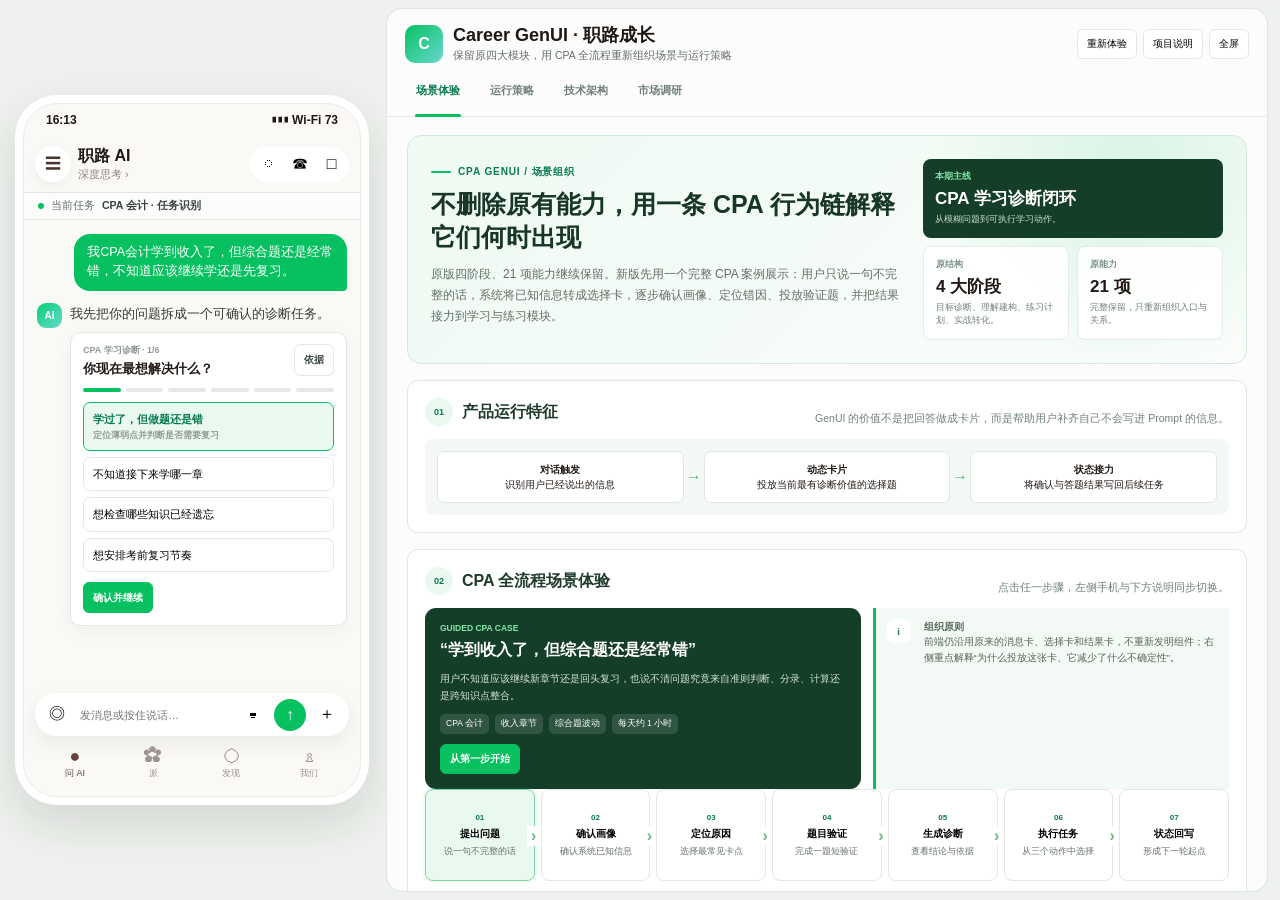
<file: demo/cpa-organized-v3.html>
<!doctype html><html lang="zh-CN"><head><meta charset="utf-8"><meta name="viewport" content="width=device-width,initial-scale=1"><title>Career GenUI · CPA全流程组织版</title><link rel="stylesheet" href="./cpa-organized-v3.css"></head><body><main class="workspace"><section class="phone-wrap"><div class="phone"><div class="screen"><div class="status"><span>16:13</span><span>▮▮▮ Wi‑Fi 73</span></div><header class="appbar"><button class="top-icon">☰</button><div class="app-title"><b>职路 AI</b><span>深度思考 ›</span></div><div class="app-actions"><button>◌</button><button>☎</button><button>□</button></div></header><div class="task-anchor"><i></i><span>当前任务</span><b id="taskAnchor">CPA 会计 · 学习诊断</b></div><div class="chat" id="chat"></div><div class="composer"><div class="composer-box"><button>◎</button><input placeholder="发消息或按住说话…"><button>⌨</button><button class="send">↑</button><button>＋</button></div></div><nav class="tabbar"><div class="on"><b>●</b>问 AI</div><div><b>✿</b>派</div><div><b>◯</b>发现</div><div><b>♙</b>我们</div></nav></div></div></section><aside class="console"><div class="console-head"><div class="console-title"><div class="logo">C</div><div><h1>Career GenUI · 职路成长</h1><p>保留原四大模块，用 CPA 全流程重新组织场景与运行策略</p></div></div><div class="toolbar"><button class="toolbtn" id="resetBtn">重新体验</button><button class="toolbtn">项目说明</button><button class="toolbtn">全屏</button></div></div><nav class="console-tabs"><button class="active" data-page="demo">场景体验</button><button data-page="report">运行策略</button><button data-page="tech">技术架构</button><button data-page="market">市场调研</button></nav><div class="console-body"><section class="panel active" id="panelDemo"><div class="hero"><div><span class="kicker">CPA GENUI / 场景组织</span><h2>不删除原有能力，用一条 CPA 行为链解释它们何时出现</h2><p>原版四阶段、21 项能力继续保留。新版先用一个完整 CPA 案例展示：用户只说一句不完整的话，系统将已知信息转成选择卡，逐步确认画像、定位错因、投放验证题，并把结果接力到学习与练习模块。</p></div><div class="hero-stats"><div><small>本期主线</small><b>CPA 学习诊断闭环</b><span>从模糊问题到可执行学习动作。</span></div><div><small>原结构</small><b>4 大阶段</b><span>目标诊断、理解建构、练习计划、实战转化。</span></div><div><small>原能力</small><b>21 项</b><span>完整保留，只重新组织入口与关系。</span></div></div></div><section class="section"><div class="section-title"><div class="section-title-main"><span class="section-no">01</span><h2>产品运行特征</h2></div><p>GenUI 的价值不是把回答做成卡片，而是帮助用户补齐自己不会写进 Prompt 的信息。</p></div><div class="product-spine"><span><b>对话触发</b><br>识别用户已经说出的信息</span><i>→</i><span><b>动态卡片</b><br>投放当前最有诊断价值的选择题</span><i>→</i><span><b>状态接力</b><br>将确认与答题结果写回后续任务</span></div></section><section class="section"><div class="section-title"><div class="section-title-main"><span class="section-no">02</span><h2>CPA 全流程场景体验</h2></div><p>点击任一步骤，左侧手机与下方说明同步切换。</p></div><div class="guided"><div class="case-card"><small>GUIDED CPA CASE</small><h3>“学到收入了，但综合题还是经常错”</h3><p>用户不知道应该继续新章节还是回头复习，也说不清问题究竟来自准则判断、分录、计算还是跨知识点整合。</p><div class="case-meta"><span>CPA 会计</span><span>收入章节</span><span>综合题波动</span><span>每天约 1 小时</span></div><button class="btn primary" id="startFlow">从第一步开始</button></div><div class="callout"><i>i</i><div><b>组织原则</b><br>前端仍沿用原来的消息卡、选择卡和结果卡，不重新发明组件；右侧重点解释“为什么投放这张卡、它减少了什么不确定性”。</div></div></div><div class="flow-grid" id="flowGrid"></div><div class="step-detail" id="stepDetail"></div></section><section class="section"><div class="section-title"><div class="section-title-main"><span class="section-no">03</span><h2>原有四阶段与 21 项能力</h2></div><p>保留原版内容，通过高亮标记当前 CPA 路径实际调用的能力。</p></div><div class="stage-nav"><button class="active" data-stage="goal"><small>01 · 4 项</small><b>目标诊断</b><span>确认目标、资料与起点</span></button><button data-stage="learn"><small>02 · 9 项</small><b>理解建构</b><span>将内容变成可操作工具</span></button><button data-stage="practice"><small>03 · 4 项</small><b>练习计划</b><span>从理解进入训练与复盘</span></button><button data-stage="apply"><small>04 · 4 项</small><b>实战转化</b><span>将能力转为真实表现</span></button></div><div id="capabilityPanels"></div></section></section><section class="panel" id="panelReport"><div class="hero"><div><span class="kicker">GENUI OPERATING STRATEGY</span><h2>通用机制保留，CPA 策略按三层泳道重新组织</h2><p>原有触发、编排、提交、状态接力与降级机制继续存在。本页新增 CPA 专项视角：在同一诊断阶段内，用户层、策略层、数据与模型层分别做什么，以及下一张卡如何被选择。</p></div><div class="hero-stats"><div><small>三层协同</small><b>用户 × 策略 × 数据模型</b><span>前端行为、系统决策和底层证据彼此对应。</span></div><div><small>前端原则</small><b>选择题优先</b><span>单卡只解决一个诊断问题。</span></div><div><small>停止条件</small><b>足以指导行动</b><span>信息不足时输出初判与验证任务。</span></div></div></div><section class="section"><div class="section-title"><div class="section-title-main"><span class="section-no">01</span><h2>CPA 诊断三层泳道</h2></div><p>横轴是用户流程，纵轴说明每个阶段由谁完成什么动作。</p></div><div class="swimlane-wrap"><table class="swimlane"><thead><tr><th>层级</th><th>任务触发</th><th>画像确认</th><th>原因定位</th><th>行为验证</th><th>生成诊断</th><th>行动分流</th><th>状态回写</th></tr></thead><tbody><tr class="lane-user"><th>用户层</th><td><b>表达困惑</b><span>说一句不完整的话即可。</span></td><td><b>点击确认</b><span>选择或修改科目、章节、时间。</span></td><td><b>回答选择题</b><span>指出最常见的卡点。</span></td><td><b>完成短题</b><span>用真实行为补充自评。</span></td><td><b>查看结果</b><span>理解结论、依据与置信度。</span></td><td><b>选择动作</b><span>复习、专项题或继续新章。</span></td><td><b>查看变化</b><span>确认学习画像已更新。</span></td></tr><tr class="lane-strategy"><th>策略层</th><td><b>任务路由</b><span>识别薄弱点诊断与进度决策。</span></td><td><b>字段筛选</b><span>只确认高影响、低置信度信息。</span></td><td><b>卡片排序</b><span>选择区分度最高的原因卡。</span></td><td><b>验证决策</b><span>判断历史记录是否足够。</span></td><td><b>规则校准</b><span>分项评分、风险与不确定项。</span></td><td><b>动作编排</b><span>限制为最多三个下一步。</span></td><td><b>接力判断</b><span>决定是否复诊与更新计划。</span></td></tr><tr class="lane-model"><th>数据与模型层</th><td><b>意图与字段抽取</b><span>识别科目、章节和问题。</span></td><td><b>画像与历史记录</b><span>读取进度、正确率和时间。</span></td><td><b>错因分类</b><span>区分概念、分录、计算、整合。</span></td><td><b>题库与知识映射</b><span>选择最小区分性题目。</span></td><td><b>诊断规则＋解释模型</b><span>规则定边界，模型负责解释。</span></td><td><b>内容与任务生成</b><span>匹配解释、练习或计划。</span></td><td><b>状态与证据存储</b><span>写入来源、时间和置信度。</span></td></tr></tbody></table></div></section><section class="section"><div class="section-title"><div class="section-title-main"><span class="section-no">02</span><h2>卡片投放与诊断决策</h2></div><p>不是固定问卷，而是根据当前状态选择信息价值最高的一张卡。</p></div><div class="decision-layout"><div class="decision-card"><h3>候选卡片如何排序</h3><table class="decision-table"><tr><th>诊断影响</th><td>答案是否会改变“继续学习还是先复习”的结论。</td></tr><tr><th>当前不确定性</th><td>系统是否缺少信息，或推断置信度较低。</td></tr><tr><th>行动相关性</th><td>答案是否会改变题型、复习方式或优先级。</td></tr><tr><th>用户负担</th><td>是否值得再问，能否用 4—6 个选项完成。</td></tr></table></div><div class="decision-card"><h3>投放顺序</h3><p>① 目标不清楚：投放任务分流卡。</p><p>② 信息已有但不确定：投放预填确认卡。</p><p>③ 多个原因无法区分：投放错因区分卡。</p><p>④ 自评与历史数据冲突：投放短验证题。</p><p>⑤ 信息足够：停止追问，直接输出诊断与行动。</p></div></div></section><section class="section"><div class="section-title"><div class="section-title-main"><span class="section-no">03</span><h2>三类专项策略</h2></div><p>通用机制之上，CPA 场景需要单独配置追问、验证和停止条件。</p></div><div class="strategy-cols"><article class="strategy-col"><small>MINIMUM QUESTIONING</small><h3>最少追问</h3><ul><li>已确认的信息不重复问。</li><li>只问可能改变结论的字段。</li><li>单轮连续选择卡不超过 3 张。</li><li>无法选择时才开放自由输入。</li></ul></article><article class="strategy-col"><small>BEHAVIOR VALIDATION</small><h3>行为验证</h3><ul><li>用户不确定错因时投放 1 道题。</li><li>自评与历史正确率冲突时优先验证。</li><li>基础题正常、综合题波动时投放跨知识点题。</li><li>验证题用于区分原因，不模拟完整考试。</li></ul></article><article class="strategy-col"><small>STOP & OUTPUT</small><h3>停止与输出</h3><ul><li>已明确目标、进度与主要错因。</li><li>至少有一项行为证据或可靠历史记录。</li><li>结论已能指导下一步行动。</li><li>仍不确定时输出“初判＋验证任务”。</li></ul></article></div></section><section class="section"><div class="section-title"><div class="section-title-main"><span class="section-no">04</span><h2>CPA 诊断口径与结果</h2></div><p>总分只做概览，真正指导行动的是分项判断和错因证据。</p></div><div class="scorecards"><article class="scorecard"><b>学习覆盖度 · 20%</b><span>章节完成情况和剩余内容。</span></article><article class="scorecard"><b>知识掌握度 · 30%</b><span>正确率、答题步骤和理解表现。</span></article><article class="scorecard"><b>错误结构 · 25%</b><span>概念、分录、计算、审题或整合。</span></article><article class="scorecard"><b>知识稳定度 · 15%</b><span>间隔测试和重复错误情况。</span></article><article class="scorecard"><b>节奏适配度 · 10%</b><span>剩余时间与每日投入是否匹配。</span></article></div><div class="callout" style="margin-top:10px"><i>✓</i><div><b>结果必须包含</b><br>当前学习阶段、主要瓶颈、具体证据、诊断置信度、暂时不建议做什么，以及最多三个下一步动作。</div></div></section></section><section class="panel" id="panelTech"><div class="hero"><div><span class="kicker">TECHNICAL ARCHITECTURE</span><h2>保留原技术架构，并补充 CPA 卡片诊断的落地映射</h2><p>技术架构继续围绕安全渲染、任务编排、工具调用、状态服务与可信控制展开。新增的 CPA 机制只是在现有底座上增加场景 Schema、卡片策略和诊断规则，不需要另造一套前端运行时。</p></div><div class="hero-stats"><div><small>复用原则</small><b>一套 Runtime，多套场景配置</b><span>组件、事件与状态机制保持共用。</span></div><div><small>前端</small><b>白名单组件</b><span>模型不直接生成可执行 HTML。</span></div><div><small>后端</small><b>规则＋模型</b><span>模型理解语义，规则控制边界。</span></div></div></div><section class="section"><div class="section-title"><div class="section-title-main"><span class="section-no">01</span><h2>五层技术结构</h2></div><p>从用户输入到状态写回，CPA 场景复用原版 GenUI 技术链路。</p></div><div class="architecture"><article class="arch-layer"><small>01 INPUT</small><b>对话与输入层</b><span>自然语言、选择事件、答题步骤和用户修改。</span></article><article class="arch-layer"><small>02 ORCHESTRATION</small><b>诊断与卡片策略层</b><span>任务路由、候选卡生成、排序、停止和行动分流。</span></article><article class="arch-layer"><small>03 RUNTIME</small><b>客户端 GenUI Runtime</b><span>组件注册、Schema 校验、草稿保存、事件派发与局部 Patch。</span></article><article class="arch-layer"><small>04 SERVICES</small><b>数据与模型服务层</b><span>意图抽取、知识点映射、错因分类、题库与解释生成。</span></article><article class="arch-layer"><small>05 STATE</small><b>状态与证据层</b><span>学习画像、行为记录、来源、时间、置信度和任务接力。</span></article></div></section><section class="section"><div class="section-title"><div class="section-title-main"><span class="section-no">02</span><h2>CPA 场景模块映射</h2></div><p>原有基础设施继续保留，只补充下列领域服务和策略配置。</p></div><div class="tech-table-wrap"><table class="tech-table"><thead><tr><th>模块</th><th>主要职责</th><th>运行方式</th><th>关键约束</th></tr></thead><tbody><tr><th>Intent & Field Extractor</th><td>从自然语言中提取科目、章节、问题和决策诉求。</td><td>模型抽取后经 Schema 校验。</td><td>不得把推断当作用户已确认事实。</td></tr><tr><th>Learning Profile Store</th><td>读取进度、正确率、错题、考试时间和每日投入。</td><td>按来源、时间与置信度合并。</td><td>历史信息过期时必须重新确认。</td></tr><tr><th>Card Policy Engine</th><td>生成候选卡并按信息价值排序。</td><td>规则评分＋模型候选生成。</td><td>一次只突出一张主卡，避免固定长问卷。</td></tr><tr><th>Question Bank & Mapper</th><td>选择能区分错因的最小验证题。</td><td>知识点、题型与难度标签召回。</td><td>验证题用于诊断，不替代完整模考。</td></tr><tr><th>Diagnostic Rule Engine</th><td>计算分项诊断、停止条件和行动路由。</td><td>确定性规则控制分值与边界。</td><td>信息不足时不得输出虚假精确分数。</td></tr><tr><th>Model Explainer</th><td>将规则结果转成用户可读的原因说明。</td><td>绑定证据后生成自然语言。</td><td>每项结论必须可回溯到来源。</td></tr><tr><th>State Writer</th><td>将确认、答题和行动结果写回画像。</td><td>通过提交门控产生版本化状态。</td><td>草稿、系统推断与用户确认必须分层存储。</td></tr></tbody></table></div></section><section class="section"><div class="section-title"><div class="section-title-main"><span class="section-no">03</span><h2>可信、降级与可观测</h2></div><p>延续原技术架构中的安全边界，不因增加诊断策略而降低可控性。</p></div><div class="trust-grid"><article class="trust-card"><small>SCHEMA SAFETY</small><b>安全渲染</b><span>只渲染注册组件，卡片字段通过 JSON Schema 校验。</span></article><article class="trust-card"><small>PROVENANCE</small><b>来源与置信度</b><span>每个字段记录用户输入、历史数据或模型推断来源。</span></article><article class="trust-card"><small>FALLBACK</small><b>降级机制</b><span>策略服务不可用时退化为普通对话与固定确认卡。</span></article><article class="trust-card"><small>OBSERVABILITY</small><b>链路观测</b><span>记录卡片曝光、选择、修改、验证题与状态提交事件。</span></article></div></section></section><section class="panel" id="panelMarket"><iframe class="report-frame" loading="lazy" src="../research/competitive-analysis.html?embed=1&v=20260729-07" title="市场调研报告"></iframe></section></div></aside></main><script>const steps=[{title:'提出问题',desc:'说一句不完整的话',need:'用户知道自己综合题经常错，但不知道如何把问题组织成完整 Prompt。',known:'已识别 CPA 会计、收入章节、做题错误和“继续还是复习”的决策需求。',why:'先用任务选择卡确认本轮到底要解决进度、薄弱点、遗忘还是节奏问题。'},{title:'确认画像',desc:'确认系统已知信息',need:'快速核对学习状态，不重新填写完整学习经历。',known:'历史记录显示当前进度为收入，每天约 1 小时，基础题表现正常、综合题波动。',why:'将高影响、低置信度字段变成可编辑选择，避免后续诊断建立在错误画像上。'},{title:'定位原因',desc:'选择最常见卡点',need:'把“总是做错”拆成可区分的具体原因。',known:'系统仍不能区分准则判断、借贷科目、金额计算和跨知识点整合。',why:'投放区分度最高的选择题，决定下一步是直接输出还是进入行为验证。'},{title:'题目验证',desc:'完成一题短验证',need:'用户可能无法准确自评，需要用真实作答确认。',known:'用户选择“单个知识点会，组合后不会”，但缺少行为证据。',why:'投放一题收入与金融工具结合的短题，观察准则、分录与计算步骤。'},{title:'生成诊断',desc:'查看结论与依据',need:'明确现在究竟该继续学习还是先补弱项。',known:'历史表现与验证题共同指向跨知识点整合和分录稳定性不足。',why:'信息已经足够指导行动，停止继续提问，输出分项结果、证据和置信度。'},{title:'执行任务',desc:'从三个动作中选择',need:'把诊断立即转成可执行学习任务。',known:'当前不需要从头重听完整课程，更适合短复习＋综合题验证。',why:'根据错因连接知识解释、专项练习或本周计划，最多给三个动作。'},{title:'状态回写',desc:'形成下一轮起点',need:'完成任务后不希望再次从头回答。',known:'新答题结果、完成情况和用户选择可以更新知识画像。',why:'将确认信息与行为证据写回，下一次从最新状态继续投放卡片。'}];const capabilityData={goal:[['诊断','学习与能力诊断','结合目标、时间和掌握度生成起点',1],['资料','上传资料识别','从讲义、错题或学习记录中提取结构',1],['可信','来源与版本核验','查看依据、时间和内容边界',1],['岗位','目标岗位匹配','保留职业场景能力，本期暂不展开',0]],learn:[['材料','材料学习工作台','解析讲义并编排学习任务',1],['空间','空间推理实验台','用于几何与空间类知识',0],['时空','时空因果推演','用于历史与因果学习',0],['参数','参数化概念讲解','修改条件观察计算与结果',1],['图像','截图转可编辑图','校准图表、节点和文本',0],['法律','法律时间线','串联事实、证据和法条',0],['代码','代码执行轨迹','逐步展示程序状态',0],['医药','医药流程图','呈现流程关系与风险',0],['图表','资料分析标记','标注数据关系和排除步骤',0]],practice:[['练习','自适应练习','根据错因投放下一题与提示',1],['计划','今日任务','按优先级和时间调整任务',1],['模考','模拟考试','验证阶段学习结果',1],['复盘','阶段学习总结','汇总正确率、错因与掌握变化',1]],apply:[['面试','自适应面试训练','保留职业能力，本期暂不展开',0],['案例','多角色案例研讨','保留复杂案例能力',0],['表达','三分钟情境表达','保留表达训练能力',0],['简历','简历量化改写','保留职业证据能力',0]]};let activeStep=0;function renderFlow(){document.getElementById('flowGrid').innerHTML=steps.map((s,i)=>`<button class="flow-step ${i===activeStep?'active':''}" data-step="${i}"><small>0${i+1}</small><b>${s.title}</b><span>${s.desc}</span></button>`).join('');document.querySelectorAll('[data-step]').forEach(b=>b.onclick=()=>{activeStep=Number(b.dataset.step);renderFlow();renderPhone()});const s=steps[activeStep];document.getElementById('stepDetail').innerHTML=`<article><b>用户此时需要解决什么</b><span>${s.need}</span></article><article><b>系统当前掌握什么</b><span>${s.known}</span></article><article><b>为什么投放这张卡</b><span>${s.why}</span></article>`}function cardProgress(n){return `<div class="progress">${Array.from({length:6},(_,i)=>`<i class="${i<n?'on':''}"></i>`).join('')}</div>`}function ai(text,card=''){return `<div class="message ai"><div class="bubble"><div class="ai-row"><div class="avatar">AI</div><div class="ai-content"><div class="ai-text">${text}</div>${card}</div></div></div></div>`}function user(text){return `<div class="message user"><div class="bubble">${text}</div></div>`}function artifact(title,sub,body){return `<div class="artifact"><div class="artifact-head"><div><small>${sub}</small><h3>${title}</h3></div><button class="btn">依据</button></div><div class="artifact-body">${body}</div></div>`}function renderPhone(){const s=activeStep;let html=user('我CPA会计学到收入了，但综合题还是经常错，不知道应该继续学还是先复习。');if(s===0){html+=ai('我先把你的问题拆成一个可确认的诊断任务。',artifact('你现在最想解决什么？','CPA 学习诊断 · 1/6',cardProgress(1)+`<div class="choices"><button class="choice active">学过了，但做题还是错<small>定位薄弱点并判断是否需要复习</small></button><button class="choice">不知道接下来学哪一章</button><button class="choice">想检查哪些知识已经遗忘</button><button class="choice">想安排考前复习节奏</button></div><div class="actions"><button class="btn primary" data-next>确认并继续</button></div>`))}else{html+=`<div class="collapsed">✓ 本次任务：薄弱点诊断＋进度决策 <button>修改</button></div>`;if(s===1){html+=ai('根据你的学习记录，我先预填了几个会影响判断的信息。',artifact('确认当前学习画像','画像确认 · 2/6',cardProgress(2)+`<div class="summary-grid"><div class="summary-item"><label>科目</label><b>CPA 会计</b></div><div class="summary-item"><label>当前进度</label><b>收入</b></div><div class="summary-item"><label>每日时间</label><b>约 1 小时</b></div><div class="summary-item"><label>近期表现</label><b>综合题波动</b></div></div><div class="evidence">根据最近 12 道题：基础题正确率较稳定，综合题在准则连接和分录环节失分较多。</div><div class="actions"><button class="btn primary" data-next>全部准确</button><button class="btn">修改其中一项</button></div>`))}else{html+=`<div class="collapsed">✓ 画像：CPA会计 · 收入 · 每天约1小时 <button>修改</button></div>`;if(s===2){html+=ai('还需要区分你在综合题中最常卡在哪一步。',artifact('遇到综合题时，你通常卡在哪里？','原因定位 · 3/6',cardProgress(3)+`<div class="choices"><button class="choice">不知道应该使用哪个准则</button><button class="choice">知道准则，但不会确定借贷科目</button><button class="choice">分录会写，但金额容易算错</button><button class="choice active">单个知识点会，组合后不会</button><button class="choice">我不确定，给我一道题判断</button></div><div class="actions"><button class="btn primary" data-next>确认并继续</button></div>`))}else{html+=`<div class="collapsed">✓ 初步错因：跨知识点整合不足 <button>修改</button></div>`;if(s===3){html+=ai('仅靠自评还不够。我用一道短题确认问题是否真的出在知识连接。',artifact('1 道区分性验证题','行为验证 · 4/6',cardProgress(4)+`<div class="question"><b>甲公司销售商品并附带可变对价，期末又发生相关金融资产减值。你会先从哪一步判断？</b><div class="question-options"><button>先确认收入金额，再单独判断信用减值</button><button class="active">先识别履约义务和可变对价约束，再处理金融资产减值</button><button>先做减值分录，再确认合同收入</button></div></div><div class="evidence">系统观察：准则选择正确，但分录衔接和金额计算仍需提示。</div><div class="actions"><button class="btn primary" data-next>提交答案</button></div>`))}else if(s===4){html+=ai('诊断信息已经足够，我停止继续追问。',artifact('CPA 学习诊断结果','可解释结果 · 5/6',cardProgress(5)+`<div class="score-top"><div><h3>进入知识整合阶段</h3><p>当前不建议从头重听完整课程</p></div><b>76</b></div><div class="metrics"><div class="metric-row"><div>学习覆盖度<div class="metric-track"><i style="width:78%"></i></div></div><b>78</b></div><div class="metric-row"><div>知识掌握度<div class="metric-track"><i style="width:72%"></i></div></div><b>72</b></div><div class="metric-row"><div>错误结构<div class="metric-track"><i style="width:61%"></i></div></div><b>61</b></div><div class="metric-row"><div>节奏适配度<div class="metric-track"><i style="width:84%"></i></div></div><b>84</b></div></div><div class="evidence"><b>核心判断：</b>主要问题不是收入章节完全不会，而是跨章节连接与分录稳定性不足。判断来自历史 12 道题和本次验证题。</div><div class="actions"><button class="btn primary" data-next>查看下一步</button><button class="btn">展开依据</button></div>`))}else if(s===5){html+=ai('接下来只做三件事，你可以直接选择。',artifact('下一步学习行动','行动分流 · 6/6',cardProgress(6)+`<div class="choices"><button class="choice active">完成 3 道收入＋金融工具综合题</button><button class="choice">查看“准则判断—分录—计算”短复习</button><button class="choice">生成本周 CPA 学习计划</button></div><div class="actions"><button class="btn primary" data-next>开始第一项</button></div>`))}else{html+=ai('本次确认和答题结果已写回学习画像。',artifact('学习状态已更新','状态接力',`<div class="summary-grid"><div class="summary-item"><label>新增证据</label><b>1 道验证题</b></div><div class="summary-item"><label>主要错因</label><b>跨知识整合</b></div><div class="summary-item"><label>下一任务</label><b>3 道综合题</b></div><div class="summary-item"><label>复诊条件</label><b>完成后自动触发</b></div></div><div class="evidence">下次进入时不会重新询问科目和进度，系统将直接根据最新答题结果选择下一张卡。</div><div class="actions"><button class="btn soft" id="restartPhone">重新体验</button></div>`))}}}}document.getElementById('chat').innerHTML=html;document.getElementById('taskAnchor').textContent=['CPA 会计 · 任务识别','CPA 会计 · 画像确认','CPA 会计 · 原因定位','CPA 会计 · 行为验证','CPA 会计 · 生成诊断','CPA 会计 · 行动分流','CPA 会计 · 状态回写'][s];document.querySelectorAll('[data-next]').forEach(b=>b.onclick=()=>{activeStep=Math.min(6,activeStep+1);renderFlow();renderPhone()});const r=document.getElementById('restartPhone');if(r)r.onclick=()=>{activeStep=0;renderFlow();renderPhone()};document.getElementById('chat').scrollTop=0}function renderCapabilities(){const root=document.getElementById('capabilityPanels');root.innerHTML=Object.entries(capabilityData).map(([stage,items],idx)=>`<div class="capability-panel ${idx===0?'active':''}" data-cap-panel="${stage}"><div class="capability-grid">${items.map(i=>`<article class="capability ${i[3]?'route':''}"><small>${i[0]}${i[3]?' · CPA 路径':''}</small><b>${i[1]}</b><span>${i[2]}</span></article>`).join('')}</div></div>`).join('');document.querySelectorAll('[data-stage]').forEach(b=>b.onclick=()=>{document.querySelectorAll('[data-stage]').forEach(x=>x.classList.remove('active'));document.querySelectorAll('[data-cap-panel]').forEach(x=>x.classList.remove('active'));b.classList.add('active');document.querySelector(`[data-cap-panel="${b.dataset.stage}"]`).classList.add('active')})}document.querySelectorAll('[data-page]').forEach(b=>b.onclick=()=>{document.querySelectorAll('[data-page]').forEach(x=>x.classList.remove('active'));document.querySelectorAll('.panel').forEach(x=>x.classList.remove('active'));b.classList.add('active');document.getElementById('panel'+b.dataset.page[0].toUpperCase()+b.dataset.page.slice(1)).classList.add('active')});document.getElementById('startFlow').onclick=()=>{activeStep=0;renderFlow();renderPhone()};document.getElementById('resetBtn').onclick=()=>{activeStep=0;renderFlow();renderPhone()};renderFlow();renderCapabilities();renderPhone();</script></body></html>
</file>
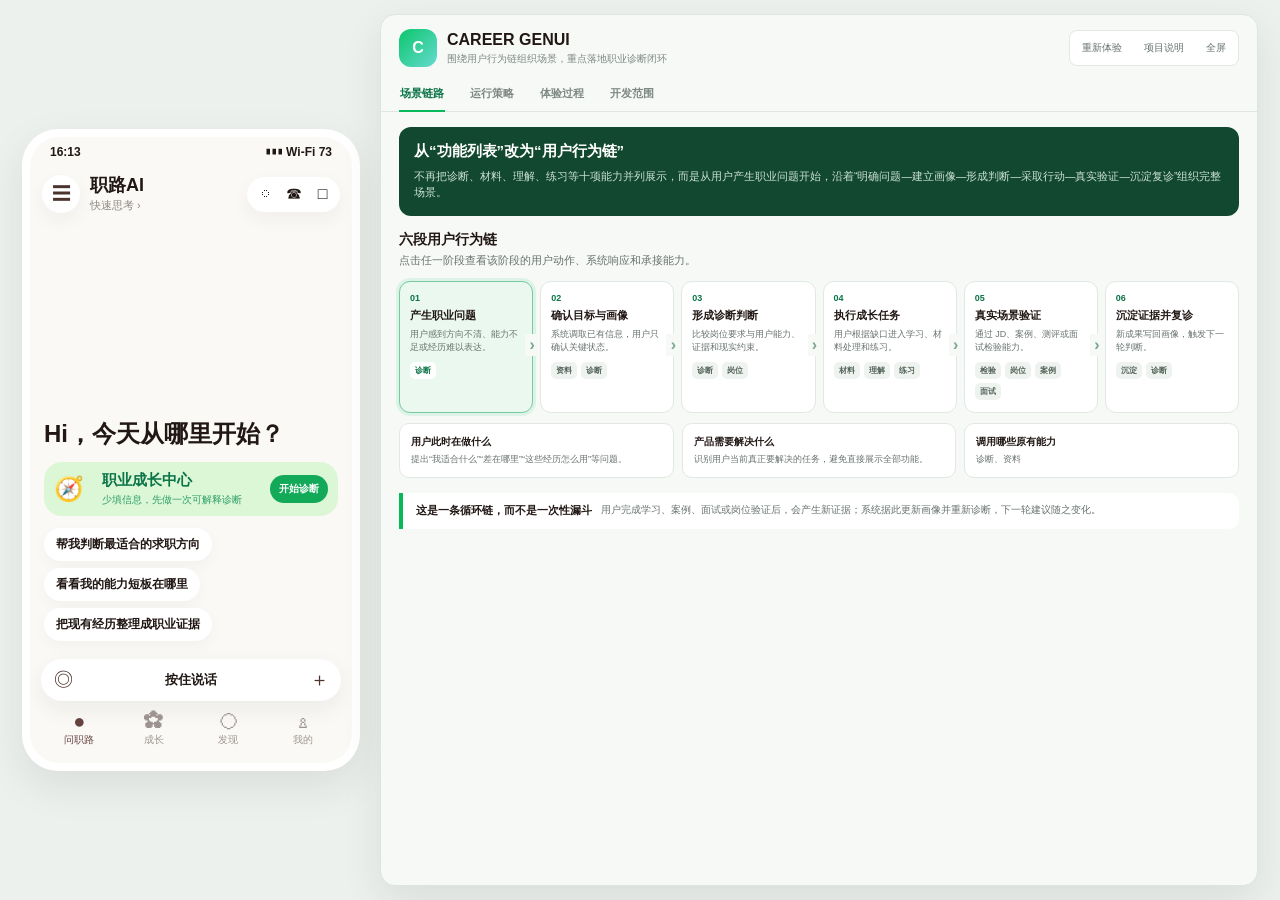
<file: demo/diagnosis-v2.html>
<!doctype html><html lang="zh-CN"><head><meta charset="utf-8"><meta name="viewport" content="width=device-width,initial-scale=1"><title>职路AI·诊断周期</title><link rel="stylesheet" href="diagnosis-v2.css"></head><body><main class="app"><section class="phone"><div class="screen"><div class="status"><span>16:13</span><span>▮▮▮ Wi‑Fi 73</span></div><header class="top"><button class="round">☰</button><div class="title"><b>职路AI</b><span>快速思考 ›</span></div><div class="actions"><button>◌</button><button>☎</button><button>□</button></div></header><div id="stage" class="stage"></div><div class="composer"><div class="composer-box"><button>◎</button><span>按住说话</span><button>＋</button></div></div><div class="tabs"><div class="on"><b>●</b>问职路</div><div><b>✿</b>成长</div><div><b>◯</b>发现</div><div><b>♙</b>我的</div></div></div></section><section class="console"><header class="console-head"><div class="brand"><div class="logo">C</div><div><h1>CAREER GENUI</h1><p>围绕用户行为链组织场景，重点落地职业诊断闭环</p></div></div><div class="tools"><button onclick="home()">重新体验</button><button>项目说明</button><button>全屏</button></div></header><nav class="console-tabs"><button class="active" data-tab="scenes">场景链路</button><button data-tab="strategy">运行策略</button><button data-tab="process">体验过程</button><button data-tab="scope">开发范围</button></nav><div class="console-body"><section class="panel active" id="scenes"><div class="section overview-card"><h2>从“功能列表”改为“用户行为链”</h2><p>不再把诊断、材料、理解、练习等十项能力并列展示，而是从用户产生职业问题开始，沿着“明确问题—建立画像—形成判断—采取行动—真实验证—沉淀复诊”组织完整场景。</p></div><div class="section"><div class="section-head"><div><h2>六段用户行为链</h2><p>点击任一阶段查看该阶段的用户动作、系统响应和承接能力。</p></div></div><div class="journey" id="journey"></div><div class="scene-detail"><div><b>用户此时在做什么</b><span id="scene-user"></span></div><div><b>产品需要解决什么</b><span id="scene-product"></span></div><div><b>调用哪些原有能力</b><span id="scene-cap"></span></div></div></div><div class="section"><div class="cycle-note"><b>这是一条循环链，而不是一次性漏斗</b><span>用户完成学习、案例、面试或岗位验证后，会产生新证据；系统据此更新画像并重新诊断，下一轮建议随之变化。</span></div></div></section><section class="panel" id="strategy"><div class="section"><div class="section-head"><div><h2>诊断整体策略</h2><p>诊断不是模型直接生成一个分数，而是一套“任务识别—信息复用—缺口追问—规则判断—证据解释—行动分流—反馈回写”的受控流程。</p></div></div><div class="diag-flow"><div class="diag-step"><i>1</i><b>识别诊断任务</b><span>方向判断、短板定位或证据整理</span></div><div class="diag-step"><i>2</i><b>调取已有画像</b><span>复用历史信息并标注置信度</span></div><div class="diag-step"><i>3</i><b>判断信息缺口</b><span>只识别可能改变结论的字段</span></div><div class="diag-step"><i>4</i><b>最少追问确认</b><span>卡片确认，不要求重复长输入</span></div><div class="diag-step"><i>5</i><b>执行分项判断</b><span>规则约束模型推理和评分</span></div><div class="diag-step"><i>6</i><b>生成可解释结果</b><span>结论、证据、缺口与置信度</span></div><div class="diag-step"><i>7</i><b>分流下一动作</b><span>连接学习、岗位、案例或沉淀</span></div></div></div><div class="section"><div class="section-head"><div><h2>用户层—策略层—模型层</h2><p>三层共同完成诊断，策略层负责约束模型并连接用户行为。</p></div></div><div class="layer-stack"><div class="layer"><div class="layer-label">用户层</div><div class="blocks"><div class="block"><b>提出问题</b><span>选择当前任务</span></div><div class="block"><b>确认画像</b><span>确认预填信息</span></div><div class="block"><b>补充缺口</b><span>回答少量追问</span></div><div class="block"><b>查看判断</b><span>结论与依据</span></div><div class="block"><b>选择行动</b><span>进入下一场景</span></div><div class="block"><b>反馈结果</b><span>生成新证据</span></div></div></div><div class="layer"><div class="layer-label">策略层</div><div class="blocks"><div class="block"><b>任务路由</b><span>确定诊断类型</span></div><div class="block"><b>画像融合</b><span>来源与置信度管理</span></div><div class="block"><b>追问决策</b><span>信息增益判断</span></div><div class="block"><b>评分校准</b><span>规则与模型混合判定</span></div><div class="block"><b>结果编排</b><span>限制结论和动作数量</span></div><div class="block"><b>状态回写</b><span>更新长期画像</span></div></div></div><div class="layer"><div class="layer-label">模型层</div><div class="blocks"><div class="block"><b>意图识别</b><span>理解职业问题</span></div><div class="block"><b>材料抽取</b><span>提取经历与成果</span></div><div class="block"><b>岗位理解</b><span>形成评价基准</span></div><div class="block"><b>差距推理</b><span>区分能力与证据</span></div><div class="block"><b>解释生成</b><span>生成用户可读结论</span></div><div class="block"><b>行动生成</b><span>形成可执行建议</span></div></div></div></div></div><div class="section"><div class="section-head"><div><h2>诊断输入：五类信息，优先自动获得</h2><p>输入字段不是问卷清单，而是按来源和置信度进入画像池。</p></div></div><div class="data-grid"><div class="data-item"><b>目标信息</b><span>岗位方向、求职阶段、时间节点</span></div><div class="data-item"><b>基础背景</b><span>教育、行业、岗位与技能经历</span></div><div class="data-item"><b>职业证据</b><span>项目、成果、作品、数据和反馈</span></div><div class="data-item"><b>行为表现</b><span>练习、案例、面试和岗位验证结果</span></div><div class="data-item"><b>现实约束</b><span>城市、时间、稳定性与成长偏好</span></div></div></div><div class="section"><div class="strategy-grid"><div class="strategy-card"><h3>追问策略</h3><p>① 已有且高置信度的信息直接复用。</p><p>② 已有但低置信度的信息以卡片让用户确认。</p><p>③ 只有缺失信息可能改变岗位建议、优先级或风险判断时才追问。</p><p>④ 单轮追问不超过 3 个问题，优先选择题和卡片，不让用户重填简历。</p></div><div class="strategy-card"><h3>判断与质量控制</h3><p>① 能力匹配与证据充分度必须分开判断。</p><p>② 每项结论都绑定来源，模型不得无依据补全事实。</p><p>③ 规则负责边界和分值校准，模型负责语义理解与解释。</p><p>④ 信息不足时输出“不确定＋需验证项”，不伪造精确结论。</p></div></div></div><div class="section"><div class="section-head"><div><h2>四维诊断与结果结构</h2><p>总分只用于概览，真正指导行动的是分项结论和证据缺口。</p></div></div><div class="score-row"><div class="score-box"><b>目标清晰度 · 20%</b><span>目标是否具体、稳定并符合求职阶段</span></div><div class="score-box"><b>能力匹配度 · 35%</b><span>知识、技能和项目是否覆盖岗位要求</span></div><div class="score-box"><b>证据充分度 · 30%</b><span>能力是否被成果、数据和作品证明</span></div><div class="score-box"><b>约束适配度 · 15%</b><span>方向是否符合现实条件和个人偏好</span></div></div><div class="output-grid" style="margin-top:8px"><div class="output-item"><b>推荐方向</b><span>主方向与备选方向</span></div><div class="output-item"><b>核心依据</b><span>支持判断的用户证据</span></div><div class="output-item"><b>关键缺口</b><span>能力、证据或目标问题</span></div><div class="output-item"><b>诊断置信度</b><span>高、中、低及原因</span></div><div class="output-item"><b>三个动作</b><span>按优先级连接下一场景</span></div></div></div></section><section class="panel" id="process"><div class="section"><div class="section-head"><div><h2>诊断体验过程</h2><p>手机端只展示用户可感知的四步，后台执行完整七段策略。</p></div></div><div class="run-list"><div class="run-item"><i>1</i><div><b>选择本次任务</b><span>从方向判断、短板定位、证据整理进入</span></div><em>任务路由</em></div><div class="run-item"><i>2</i><div><b>确认系统已知信息</b><span>职业状态、目标岗位族和已有材料</span></div><em>画像融合</em></div><div class="run-item"><i>3</i><div><b>补充一个关键约束</b><span>只询问真正影响结论的信息</span></div><em>追问决策</em></div><div class="run-item"><i>4</i><div><b>获得诊断与三个行动</b><span>说明判断依据，并跳转到下一成长场景</span></div><em>结果编排</em></div></div></div></section><section class="panel" id="scope"><div class="section"><div class="section-head"><div><h2>首期开发范围</h2><p>完整行为链作为产品蓝图，首期只把诊断及其前后连接做成闭环。</p></div></div><div class="scope"><div><h3 class="keep">本期落地</h3><p>✓ 三个诊断任务入口</p><p>✓ 画像复用与置信度管理</p><p>✓ 卡片确认和最少追问</p><p>✓ 四维诊断与证据解释</p><p>✓ 三个行动及场景分流</p><p>✓ 新结果写回画像并支持复诊</p></div><div><h3 class="later">后续扩展</h3><p>○ 完整学习和练习系统</p><p>○ 实时岗位库及岗位追踪</p><p>○ 多轮案例和面试训练</p><p>○ 自动作品集和简历生产</p><p>○ 复杂多 Agent 协同</p></div></div></div></section></div></section></main><script>const state={step:-1,goal:'判断最适合的求职方向',status:'在读学生',role:'AI产品',constraint:'兼顾成长与稳定'};const qs=[['你现在最想解决什么？',['判断最适合的求职方向','看看能力短板在哪里','把经历整理成职业证据'],'goal'],['确认当前状态',['在读学生','应届求职','在职转岗','已有目标岗位'],'status'],['目标岗位与已有证据',['AI产品','数据分析','咨询战略','金融研究'],'role'],['最后确认一个核心约束',['优先成长速度','优先岗位稳定性','兼顾成长与稳定','暂时没有明确偏好'],'constraint']];const stage=document.getElementById('stage');function home(){state.step=-1;stage.innerHTML='<div class="home"><h1>Hi，今天从哪里开始？</h1><button class="hero" onclick="start()"><i>🧭</i><span><b>职业成长中心</b><span>少填信息，先做一次可解释诊断</span></span><em>开始诊断</em></button><div class="seeds"><button class="seed" onclick="start(\'判断最适合的求职方向\')">帮我判断最适合的求职方向</button><button class="seed" onclick="start(\'看看能力短板在哪里\')">看看我的能力短板在哪里</button><button class="seed" onclick="start(\'把经历整理成职业证据\')">把现有经历整理成职业证据</button></div></div>'}function start(v){if(v)state.goal=v;state.step=0;render()}function pick(k,v){state[k]=v;render()}function render(){if(state.step>=qs.length)return result();const q=qs[state.step];let extra='';if(state.step===2)extra='<div class="evidence"><b>系统已读取到 3 组职业证据</b><br>模型策略与评测 · 客服 Agent 与 RAG · 金融研究与商业分析</div>';stage.innerHTML='<div class="steps">'+qs.map((_,i)=>'<i class="'+(i<=state.step?'on':'')+'"></i>').join('')+'</div><div class="card"><h2>'+q[0]+'</h2><p>'+(state.step===2?'先确认目标岗位族，已有经历由系统自动读取，不要求重复填写。':'只确认会影响诊断结论的信息。')+'</p><div class="options">'+q[1].map(v=>'<button class="option '+(state[q[2]]===v?'active':'')+'" onclick="pick(\''+q[2]+'\',\''+v+'\')">'+v+'</button>').join('')+'</div>'+extra+'<button class="next" onclick="state.step++;render()">'+(state.step===3?'生成诊断':'继续')+'</button></div>'}function result(){const m=[['目标清晰度',86],['能力匹配度',84],['证据充分度',68],['约束适配度',88]];stage.innerHTML='<div class="card"><div class="score"><div><h2>建议聚焦：AI 产品策略</h2><p>模型、数据与业务经历形成复合优势。</p></div><b>82</b></div>'+m.map(x=>'<div class="metric"><div><span>'+x[0]+'</span><b>'+x[1]+'</b></div><div class="track"><div class="fill" style="width:'+x[1]+'%"></div></div></div>').join('')+'<div class="evidence"><b>核心判断 · 中高置信度</b><br>能力基础较强，主要缺口是代表案例和证据表达。</div><div class="action">1. 选定一个模型策略产品代表项目。</div><div class="action">2. 统一简历中的模型、数据与产品叙事。</div><div class="action">3. 用真实 JD 做岗位匹配验证。</div><button class="next" onclick="home()">完成并写回画像</button></div>'}document.querySelectorAll('.console-tabs button').forEach(b=>b.onclick=()=>{document.querySelectorAll('.console-tabs button').forEach(x=>x.classList.remove('active'));document.querySelectorAll('.panel').forEach(x=>x.classList.remove('active'));b.classList.add('active');document.getElementById(b.dataset.tab).classList.add('active')});const scenes=[{n:'01',t:'产生职业问题',d:'用户感到方向不清、能力不足或经历难以表达。',c:['诊断'],u:'提出“我适合什么”“差在哪里”“这些经历怎么用”等问题。',p:'识别用户当前真正要解决的任务，避免直接展示全部功能。',cap:'诊断、资料'},{n:'02',t:'确认目标与画像',d:'系统调取已有信息，用户只确认关键状态。',c:['资料','诊断'],u:'确认职业状态、目标岗位族、求职时间和关键约束。',p:'减少重复输入，并区分已知事实、推测信息和缺失字段。',cap:'资料、诊断'},{n:'03',t:'形成诊断判断',d:'比较岗位要求与用户能力、证据和现实约束。',c:['诊断','岗位'],u:'查看推荐方向、关键优势、核心缺口和判断依据。',p:'给出可解释且有置信度的判断，而不是单一匹配分数。',cap:'诊断、岗位'},{n:'04',t:'执行成长任务',d:'用户根据缺口进入学习、材料处理和练习。',c:['材料','理解','练习'],u:'选择一个最优先任务并完成针对性训练。',p:'把诊断结论转为可执行任务，不让报告停留在建议层。',cap:'材料、理解、练习'},{n:'05',t:'真实场景验证',d:'通过 JD、案例、测评或面试检验能力。',c:['检验','岗位','案例','面试'],u:'在接近真实求职的任务中完成验证并获得反馈。',p:'用行为结果验证此前诊断，发现新的能力或表达问题。',cap:'检验、岗位、案例、面试'},{n:'06',t:'沉淀证据并复诊',d:'新成果写回画像，触发下一轮判断。',c:['沉淀','诊断'],u:'将项目、案例、反馈和成果沉淀进简历或作品集。',p:'更新证据充分度与岗位匹配状态，形成持续成长循环。',cap:'沉淀、诊断'}];const journey=document.getElementById('journey');function showScene(i){document.querySelectorAll('.journey-step').forEach((x,j)=>x.classList.toggle('active',j===i));document.getElementById('scene-user').textContent=scenes[i].u;document.getElementById('scene-product').textContent=scenes[i].p;document.getElementById('scene-cap').textContent=scenes[i].cap}journey.innerHTML=scenes.map((x,i)=>'<div class="journey-step '+(i===0?'active':'')+'" onclick="showScene('+i+')"><small>'+x.n+'</small><h3>'+x.t+'</h3><p>'+x.d+'</p><div class="chips">'+x.c.map(y=>'<span class="chip">'+y+'</span>').join('')+'</div></div>').join('');showScene(0);home();</script></body></html>
</file>
<file: demo/cpa-organized-v3.css>
:root{--g:#07c160;--gd:#087a4c;--gs:#eaf9f0;--ink:#201814;--sub:#657069;--muted:#929a95;--line:#e2e7e3;--paper:#fff;--screen:#faf9f6;--desk:#eef1ed;--blue:#4567bd;--amber:#a56708;--red:#b04444;--deep:#153e29;--font:"PingFang SC","Microsoft YaHei",-apple-system,BlinkMacSystemFont,"Segoe UI",Arial,sans-serif}*{box-sizing:border-box}html,body{height:100%}body{margin:0;background:var(--desk);color:var(--ink);font-family:var(--font);overflow:hidden}button,input{font:inherit}.workspace{height:100vh;display:grid;grid-template-columns:360px minmax(0,1fr);gap:14px;padding:8px 12px;max-width:1560px;margin:auto}.phone-wrap{display:flex;align-items:center;justify-content:center}.phone{width:354px;height:min(710px,calc(100vh - 16px));background:#fff;border-radius:42px;padding:8px;box-shadow:0 18px 46px rgba(30,40,34,.13)}.screen{height:100%;border-radius:34px;overflow:hidden;background:var(--screen);display:flex;flex-direction:column;position:relative;border:1px solid #ebebe8}.status{height:32px;flex:0 0 32px;padding:0 22px;display:flex;align-items:center;justify-content:space-between;font-size:12px;font-weight:750}.appbar{height:56px;flex:0 0 56px;display:flex;align-items:center;padding:5px 11px;gap:7px}.top-icon{width:36px;height:36px;flex:0 0 36px;border:0;border-radius:50%;background:#fff;color:#49332e;display:flex;align-items:center;justify-content:center;cursor:pointer;box-shadow:0 4px 14px rgba(46,32,25,.05)}.app-title{flex:1;min-width:0;line-height:1.08}.app-title b{display:block;font-size:16px}.app-title span{display:block;margin-top:4px;color:#8e8581;font-size:11px}.app-actions{display:flex;gap:3px;background:#fff;border-radius:22px;padding:3px}.app-actions button{width:29px;height:29px;border:0;background:transparent;border-radius:50%;cursor:pointer}.task-anchor{height:28px;flex:0 0 28px;padding:0 14px;display:flex;align-items:center;gap:7px;border-block:1px solid var(--line);font-size:10.5px;color:#68716c;background:rgba(255,255,255,.55)}.task-anchor i{width:6px;height:6px;border-radius:50%;background:var(--g)}.task-anchor b{color:#38423c}.chat{flex:1;min-height:0;overflow:auto;padding:14px 13px 18px}.chat::-webkit-scrollbar{width:0}.message{display:flex;margin-bottom:12px}.message.user{justify-content:flex-end}.bubble{max-width:88%;font-size:12.5px;line-height:1.55;word-break:break-word}.message.user .bubble{background:var(--g);color:#fff;padding:9px 13px;border-radius:16px 16px 4px 16px}.message.ai .bubble{width:100%;max-width:100%}.ai-row{display:flex;gap:8px;align-items:flex-start}.avatar{width:25px;height:25px;flex:0 0 25px;border-radius:9px;background:linear-gradient(135deg,#06cf72,#67dad0);color:#fff;display:flex;align-items:center;justify-content:center;font-size:10px;font-weight:900}.ai-content{flex:1;min-width:0}.ai-text{color:#343a36;margin:2px 0 8px}.artifact{background:#fff;border:1px solid var(--line);border-radius:10px;overflow:hidden;box-shadow:0 5px 18px rgba(30,40,34,.045)}.artifact-head{display:flex;align-items:flex-start;justify-content:space-between;gap:8px;padding:11px 12px 8px}.artifact-head small{display:block;color:var(--muted);font-size:9px;font-weight:800}.artifact-head h3{font-size:13px;line-height:1.35;margin:2px 0}.artifact-body{padding:0 12px 12px}.progress{display:flex;gap:5px;margin-bottom:10px}.progress i{height:4px;flex:1;border-radius:4px;background:#e5e9e6}.progress i.on{background:var(--g)}.choices{display:grid;gap:6px}.choice{border:1px solid var(--line);background:#fff;padding:8px 9px;border-radius:7px;text-align:left;font-size:10.5px;cursor:pointer}.choice.active{border-color:var(--g);background:var(--gs);color:var(--gd);font-weight:800}.choice small{display:block;margin-top:2px;color:var(--muted);font-size:8.5px}.summary-grid{display:grid;grid-template-columns:1fr 1fr;gap:6px}.summary-item{padding:8px;background:#f6f8f6;border-radius:7px}.summary-item label{display:block;color:var(--muted);font-size:8.5px}.summary-item b{display:block;margin-top:2px;font-size:10.5px}.evidence{margin-top:8px;padding:9px;background:#f6f8f6;border-left:3px solid var(--g);font-size:9.5px;line-height:1.5}.question{padding:9px;background:#fffdf5;border:1px dashed #d8c38e;border-radius:7px;font-size:10px;line-height:1.55}.question b{display:block;margin-bottom:5px}.question-options{display:grid;gap:5px;margin-top:7px}.question-options button{border:1px solid #e5d8ae;background:#fff;padding:7px;border-radius:6px;text-align:left;font-size:9.5px;cursor:pointer}.question-options button.active{border-color:var(--g);background:var(--gs)}.score-top{display:grid;grid-template-columns:1fr auto;gap:8px;align-items:center;padding:10px;background:var(--gs);border-radius:8px}.score-top h3{margin:0;font-size:13px}.score-top p{margin:4px 0 0;color:var(--sub);font-size:9px}.score-top b{font-size:24px;color:var(--gd)}.metrics{display:grid;gap:7px;margin-top:9px}.metric-row{display:grid;grid-template-columns:1fr 34px;gap:6px;align-items:center;font-size:9px}.metric-track{height:5px;background:#edf0ee;border-radius:5px;overflow:hidden}.metric-track i{display:block;height:100%;background:var(--g)}.actions{display:flex;flex-wrap:wrap;gap:6px;margin-top:10px}.btn{border:1px solid var(--line);background:#fff;color:#3b4640;border-radius:6px;padding:7px 9px;font-size:10px;font-weight:700;cursor:pointer}.btn.primary{background:var(--g);border-color:var(--g);color:#fff}.btn.soft{background:var(--gs);border-color:#c9ecd8;color:var(--gd)}.collapsed{display:flex;justify-content:space-between;align-items:center;padding:8px 10px;background:#f6f8f6;border-radius:7px;font-size:9.5px;margin-top:6px}.collapsed button{border:0;background:transparent;color:var(--blue);font-size:9px}.composer{height:56px;flex:0 0 56px;padding:5px 11px 8px}.composer-box{height:43px;border-radius:24px;background:#fff;display:flex;align-items:center;gap:5px;padding:4px 6px;box-shadow:0 7px 22px rgba(45,31,24,.07)}.composer button{width:32px;height:32px;border:0;border-radius:50%;background:transparent}.composer input{flex:1;min-width:0;border:0;outline:0;background:transparent;font-size:11px}.composer .send{background:var(--g);color:#fff}.tabbar{height:52px;flex:0 0 52px;display:grid;grid-template-columns:repeat(4,1fr);padding:2px 12px 6px;color:#9d9490}.tabbar div{text-align:center;font-size:9px}.tabbar b{display:block;font-size:18px;font-weight:500}.tabbar .on{color:#65423e}.console{min-width:0;height:100%;display:flex;flex-direction:column;background:rgba(255,255,255,.8);border:1px solid #dce5df;border-radius:16px;overflow:hidden}.console-head{padding:14px 18px 10px;display:flex;align-items:center;justify-content:space-between;gap:12px}.console-title{display:flex;align-items:center;gap:10px}.logo{width:38px;height:38px;border-radius:10px;background:linear-gradient(135deg,#07c160,#68d8d0);color:#fff;display:flex;align-items:center;justify-content:center;font-weight:900}.console h1{font-size:18px;margin:0}.console-head p{font-size:10.5px;color:var(--sub);margin:2px 0}.toolbar{display:flex;gap:6px}.toolbtn{border:1px solid var(--line);background:#fff;border-radius:6px;padding:7px 9px;font-size:10px;cursor:pointer}.console-tabs{display:flex;gap:8px;padding:0 18px 10px;border-bottom:1px solid var(--line)}.console-tabs button{position:relative;border:0;background:transparent;padding:8px 11px;color:#728078;font-size:11px;font-weight:800;cursor:pointer}.console-tabs button.active{color:var(--gd)}.console-tabs button.active:after{content:"";position:absolute;left:10px;right:10px;bottom:-11px;height:3px;background:var(--g);border-radius:3px}.console-body{flex:1;min-height:0;overflow:auto;padding:18px 20px 28px}.panel{display:none;max-width:1240px;margin:0 auto}.panel.active{display:block}.hero{display:grid;grid-template-columns:minmax(0,1fr) 300px;gap:18px;padding:23px;border:1px solid #d2e9db;border-radius:14px;background:radial-gradient(circle at 86% 16%,rgba(7,193,96,.13),transparent 28%),linear-gradient(135deg,#eefaf3,#fbfdfb)}.kicker{display:inline-flex;align-items:center;gap:7px;color:var(--gd);font-size:10px;font-weight:900;letter-spacing:.9px}.kicker:before{content:"";width:20px;height:2px;border-radius:2px;background:var(--g)}.hero h2{margin:9px 0 10px;font-size:25px;line-height:1.32;color:#173625}.hero p{margin:0;color:#607068;font-size:12px;line-height:1.75}.hero-stats{display:grid;grid-template-columns:1fr 1fr;gap:8px}.hero-stats div{padding:12px;border:1px solid rgba(21,62,41,.1);border-radius:8px;background:rgba(255,255,255,.9)}.hero-stats div:first-child{grid-column:1/3;background:var(--deep);color:#fff;border:0}.hero-stats small{display:block;color:#789087;font-size:8.5px;font-weight:850}.hero-stats div:first-child small{color:#82e5a8}.hero-stats b{display:block;margin:4px 0 3px;font-size:17px}.hero-stats span{display:block;color:#718078;font-size:9px;line-height:1.45}.hero-stats div:first-child span{color:#cadcd1}.section{margin-top:16px;padding:17px;border:1px solid #e0e7e2;border-radius:11px;background:#fff}.section-title{display:flex;align-items:flex-end;justify-content:space-between;gap:18px;margin-bottom:13px}.section-title-main{display:flex;align-items:center;gap:9px}.section-no{display:flex;width:28px;height:28px;align-items:center;justify-content:center;border-radius:50%;background:var(--gs);color:var(--gd);font-size:9px;font-weight:900}.section-title h2{margin:0;font-size:16px;color:#203c2c}.section-title p{max-width:600px;margin:0;color:#718078;font-size:10.5px;line-height:1.55;text-align:right}.product-spine{display:grid;grid-template-columns:1fr 20px 1fr 20px 1fr;align-items:center;padding:12px;border-radius:9px;background:#f4f8f5}.product-spine span{padding:10px;border:1px solid #dfe7e2;border-radius:7px;background:#fff;text-align:center;font-size:10px;line-height:1.5}.product-spine i{text-align:center;color:#5fb17c;font-style:normal;font-weight:900}.guided{display:grid;grid-template-columns:1.1fr .9fr;gap:12px}.case-card{padding:15px;border-radius:11px;background:var(--deep);color:#fff}.case-card small{display:block;color:#82e5a8;font-size:8.5px;font-weight:900}.case-card h3{font-size:16px;margin:7px 0}.case-card p{font-size:10px;line-height:1.65;color:#d4e5db}.case-card button{margin-top:10px}.case-meta{display:flex;gap:6px;flex-wrap:wrap;margin-top:9px}.case-meta span{padding:4px 6px;border-radius:5px;background:rgba(255,255,255,.12);font-size:8.5px}.flow-grid{display:grid;grid-template-columns:repeat(7,1fr);gap:6px}.flow-step{position:relative;min-height:92px;padding:10px;border:1px solid var(--line);border-radius:8px;background:#fff;cursor:pointer}.flow-step:not(:last-child):after{content:"›";position:absolute;right:-7px;top:36px;z-index:2;width:14px;height:20px;display:grid;place-items:center;background:#fff;color:#6db486;font-weight:900}.flow-step.active{border-color:#8bd2aa;background:var(--gs);box-shadow:0 0 0 2px rgba(7,193,96,.08)}.flow-step small{display:block;color:var(--gd);font-size:8px;font-weight:900}.flow-step b{display:block;margin:5px 0;font-size:10px}.flow-step span{display:block;color:var(--sub);font-size:8.5px;line-height:1.4}.step-detail{display:grid;grid-template-columns:repeat(3,1fr);gap:8px;margin-top:10px}.step-detail article{padding:11px;border:1px solid var(--line);border-radius:8px;background:#fbfcfb}.step-detail b{display:block;font-size:10px;margin-bottom:4px}.step-detail span{display:block;color:var(--sub);font-size:9px;line-height:1.5}.stage-nav{display:grid;grid-template-columns:repeat(4,1fr);gap:7px}.stage-nav button{border:1px solid var(--line);background:#fff;border-radius:8px;padding:10px;text-align:left;cursor:pointer}.stage-nav button.active{border-color:#8bd2aa;background:var(--gs)}.stage-nav small{display:block;color:var(--gd);font-size:8px}.stage-nav b{display:block;margin:4px 0;font-size:11px}.stage-nav span{font-size:8.5px;color:var(--sub)}.capability-panel{display:none;margin-top:9px}.capability-panel.active{display:block}.capability-grid{display:grid;grid-template-columns:repeat(4,1fr);gap:7px}.capability{padding:10px;border:1px solid var(--line);border-radius:8px;background:#fff}.capability.route{border-color:#8bd2aa;background:var(--gs)}.capability small{display:block;color:var(--gd);font-size:8px;font-weight:900}.capability b{display:block;margin:4px 0;font-size:10.5px}.capability span{display:block;color:var(--sub);font-size:8.5px;line-height:1.45}.swimlane-wrap{overflow:auto;border:1px solid var(--line);border-radius:9px}.swimlane{width:100%;min-width:980px;border-collapse:separate;border-spacing:0;font-size:9px}.swimlane th,.swimlane td{padding:9px 8px;border-right:1px solid #e6ebe8;border-bottom:1px solid #e6ebe8;vertical-align:top;line-height:1.5}.swimlane th:last-child,.swimlane td:last-child{border-right:0}.swimlane tr:last-child td,.swimlane tr:last-child th{border-bottom:0}.swimlane thead th{background:#f4f8f5;color:#5d7065;font-size:8.5px}.swimlane tbody th{width:95px;background:#fbfcfb;color:#244332;font-size:9.5px}.lane-user th{border-left:4px solid #92a49a}.lane-strategy th{border-left:4px solid var(--g)}.lane-model th{border-left:4px solid var(--blue)}.swimlane b{display:block;margin-bottom:3px;color:#23402f;font-size:9.5px}.swimlane span{display:block;color:#697970}.decision-layout{display:grid;grid-template-columns:1fr 1fr;gap:10px}.decision-card{padding:13px;border:1px solid var(--line);border-radius:9px;background:#fbfcfb}.decision-card h3{font-size:12px;margin:0 0 8px}.decision-card p{font-size:9.5px;line-height:1.6;color:var(--sub);margin:5px 0}.decision-table{width:100%;border-collapse:collapse;font-size:9px}.decision-table th,.decision-table td{padding:8px;border-bottom:1px solid var(--line);text-align:left;vertical-align:top}.decision-table th{color:#345143}.decision-table td{color:var(--sub)}.strategy-cols{display:grid;grid-template-columns:repeat(3,1fr);gap:8px}.strategy-col{padding:12px;border:1px solid var(--line);border-radius:9px;background:#fff}.strategy-col small{display:block;color:var(--gd);font-size:8px;font-weight:900}.strategy-col h3{font-size:11px;margin:6px 0}.strategy-col ul{margin:0;padding-left:15px;color:var(--sub);font-size:9px;line-height:1.65}.scorecards{display:grid;grid-template-columns:repeat(5,1fr);gap:7px}.scorecard{padding:11px;border:1px solid var(--line);border-radius:8px;background:#fff}.scorecard b{display:block;font-size:10px}.scorecard span{display:block;margin-top:5px;color:var(--sub);font-size:8.5px;line-height:1.45}.architecture{display:grid;grid-template-columns:repeat(5,1fr);gap:7px}.arch-layer{padding:13px;border:1px solid var(--line);border-radius:9px;background:#fff}.arch-layer:nth-child(2){background:#f0fbf4;border-color:#a8d9bb}.arch-layer:nth-child(3){background:#eef3ff;border-color:#c9d3ef}.arch-layer:nth-child(4){background:#fff9ed;border-color:#ecd5a4}.arch-layer:nth-child(5){background:#f4f3ff;border-color:#cbc8ed}.arch-layer small{display:block;font-size:8px;font-weight:900;color:var(--muted)}.arch-layer b{display:block;margin:6px 0;font-size:11px}.arch-layer span{display:block;color:var(--sub);font-size:8.5px;line-height:1.5}.tech-table-wrap{overflow:auto;border:1px solid var(--line);border-radius:9px}.tech-table{width:100%;min-width:850px;border-collapse:collapse;font-size:9px}.tech-table th,.tech-table td{padding:9px;border-bottom:1px solid var(--line);border-right:1px solid var(--line);text-align:left;vertical-align:top;line-height:1.55}.tech-table th:last-child,.tech-table td:last-child{border-right:0}.tech-table tr:last-child td{border-bottom:0}.tech-table thead th{background:#f4f8f5;color:#5d7065}.tech-table tbody th{background:#fbfcfb;color:#244332}.trust-grid{display:grid;grid-template-columns:repeat(4,1fr);gap:8px}.trust-card{padding:12px;border:1px solid var(--line);border-radius:9px;background:#fff}.trust-card small{display:block;color:var(--muted);font-size:8px;font-weight:900}.trust-card b{display:block;margin:6px 0;font-size:10.5px}.trust-card span{display:block;color:var(--sub);font-size:8.5px;line-height:1.5}.report-frame{width:100%;height:calc(100vh - 145px);border:0;border-radius:10px;background:#fff}.callout{display:grid;grid-template-columns:28px 1fr;gap:9px;padding:11px;border-left:3px solid var(--g);background:#f3faf6;color:#52655a;font-size:9.5px;line-height:1.6}.callout i{display:flex;width:24px;height:24px;align-items:center;justify-content:center;border-radius:7px;background:#fff;color:var(--gd);font-style:normal;font-weight:900}@media(max-width:1250px){.workspace{grid-template-columns:330px minmax(0,1fr)}.phone{width:324px}.hero{grid-template-columns:1fr}.flow-grid{grid-template-columns:repeat(4,1fr)}.flow-step:not(:last-child):after{display:none}.capability-grid{grid-template-columns:repeat(3,1fr)}.architecture{grid-template-columns:repeat(3,1fr)}.scorecards{grid-template-columns:repeat(3,1fr)}}@media(max-width:900px) and (min-width:761px){.workspace{grid-template-columns:300px minmax(0,1fr);gap:8px}.phone{width:294px}.console-body{padding-inline:13px}.guided,.decision-layout{grid-template-columns:1fr}.step-detail,.strategy-cols{grid-template-columns:1fr}.capability-grid{grid-template-columns:repeat(2,1fr)}}@media(max-width:760px){body{overflow:hidden}.workspace{display:block;padding:0}.phone-wrap{height:100vh}.phone{width:100vw;height:100vh;max-height:none;border-radius:0;padding:0;box-shadow:none}.screen{border-radius:0}.console{display:none}}
</file>
<file: demo/diagnosis-v2.css>
:root{--g:#08b85b;--gd:#0c7448;--gs:#eaf8ef;--ink:#211714;--sub:#68736d;--muted:#8c9791;--line:#e2e8e3;--paper:#fff;--desk:#edf1ed;--warm:#faf9f6;--deep:#123f2b}*{box-sizing:border-box}html,body{height:100%}body{margin:0;background:var(--desk);color:var(--ink);font-family:-apple-system,BlinkMacSystemFont,"PingFang SC","Microsoft YaHei",sans-serif}button{font:inherit;color:inherit}.app{height:100vh;display:grid;grid-template-columns:338px minmax(0,1fr);gap:20px;padding:14px 22px;max-width:1440px;margin:auto}.phone,.console{background:#fff;box-shadow:0 15px 42px rgba(22,38,29,.09)}.phone{align-self:center;height:642px;border-radius:36px;padding:8px;overflow:hidden}.screen{height:100%;border-radius:29px;background:var(--warm);display:flex;flex-direction:column;overflow:hidden}.status{height:29px;display:flex;align-items:center;justify-content:space-between;padding:0 20px;font-size:12px;font-weight:800}.top{height:56px;padding:5px 12px;display:flex;gap:10px;align-items:center}.round{width:38px;height:38px;border:0;border-radius:50%;background:#fff;color:#4b332e;font-size:19px;box-shadow:0 7px 19px rgba(50,36,28,.05)}.title{flex:1;line-height:1.08}.title b{display:block;font-size:18px}.title span{display:block;margin-top:4px;color:#918985;font-size:11px}.actions{display:flex;padding:3px;background:#fff;border-radius:22px;box-shadow:0 7px 19px rgba(50,36,28,.05)}.actions button{width:29px;height:29px;border:0;background:transparent;font-size:16px}.stage{flex:1;min-height:0;padding:10px 14px;overflow:auto}.home{height:100%;display:flex;flex-direction:column;justify-content:flex-end;padding-bottom:5px}.home h1{margin:0 0 13px;font-size:24px;line-height:1.25}.hero,.seed,.option,.next{border:0}.hero{display:grid;grid-template-columns:40px 1fr auto;gap:8px;align-items:center;width:100%;text-align:left;background:#dcf7d6;border-radius:18px;padding:9px 10px;color:var(--gd);cursor:pointer}.hero i{font-style:normal;font-size:24px}.hero b{display:block;font-size:15px}.hero span span{display:block;margin-top:3px;font-size:10px;color:#2d9e64}.hero em{font-style:normal;background:#12aa58;color:#fff;border-radius:16px;padding:7px 9px;font-size:10px;font-weight:750}.seeds{display:grid;gap:7px;margin-top:12px}.seed{width:max-content;max-width:100%;background:#fff;border-radius:17px;padding:8px 12px;font-size:12px;font-weight:700;box-shadow:0 5px 15px rgba(43,30,24,.035);cursor:pointer}.composer{height:52px;padding:3px 11px 7px}.composer-box{height:42px;border-radius:23px;background:#fff;display:flex;align-items:center;gap:4px;padding:3px 6px;box-shadow:0 8px 23px rgba(43,30,24,.065)}.composer button{width:32px;height:32px;border:0;background:transparent;font-size:19px;color:#4b332e}.composer span{flex:1;text-align:center;font-size:13px;font-weight:700}.tabs{height:55px;display:grid;grid-template-columns:repeat(4,1fr);padding:2px 12px 7px;color:#9d9490}.tabs div{text-align:center;font-size:10px}.tabs b{display:block;font-size:20px;font-weight:500}.tabs .on{color:#65423e}.card{background:#fff;border:1px solid var(--line);border-radius:16px;padding:15px}.card h2{font-size:17px;margin:0 0 7px}.card p{margin:0 0 11px;color:var(--sub);line-height:1.5;font-size:11.5px}.steps{display:flex;gap:5px;margin-bottom:11px}.steps i{height:4px;flex:1;background:#e5e9e6;border-radius:4px}.steps i.on{background:var(--g)}.options{display:grid;grid-template-columns:1fr 1fr;gap:8px}.option{padding:9px;border:1px solid var(--line);border-radius:11px;background:#fff;text-align:left;font-size:11px;cursor:pointer}.option.active{border-color:var(--g);background:var(--gs);color:var(--gd);font-weight:700}.next{width:100%;margin-top:12px;padding:10px;border-radius:11px;background:var(--g);color:#fff;font-size:12px;font-weight:800;cursor:pointer}.evidence,.action{padding:9px 10px;background:#f5f8f6;border-radius:10px;margin:7px 0;font-size:11px;line-height:1.42}.score{display:flex;justify-content:space-between;align-items:center;background:var(--gs);padding:11px;border-radius:13px}.score h2{font-size:15px}.score b{font-size:27px;color:var(--g)}.metric{margin:9px 0;font-size:11px}.metric>div:first-child{display:flex;justify-content:space-between}.track{height:6px;background:#edf1ee;border-radius:6px;overflow:hidden}.fill{height:100%;background:var(--g)}.console{height:calc(100vh - 28px);min-height:650px;border:1px solid #dde5df;border-radius:15px;overflow:hidden;display:flex;flex-direction:column;background:#f7f9f7}.console-head{padding:14px 18px 10px;display:flex;align-items:center;justify-content:space-between;gap:12px}.brand{display:flex;gap:10px;align-items:center}.logo{width:38px;height:38px;border-radius:12px;display:grid;place-items:center;background:linear-gradient(135deg,#0bc66a,#66dad1);color:#fff;font-weight:900}.brand h1{font-size:16px;margin:0}.brand p{font-size:10px;color:#7d8982;margin:3px 0 0}.tools{display:flex;gap:4px;padding:3px;border:1px solid var(--line);background:#fff;border-radius:8px}.tools button{border:0;background:transparent;padding:7px 9px;color:#66736b;font-size:10px;cursor:pointer}.console-tabs{display:flex;gap:24px;padding:0 18px;border-bottom:1px solid #e0e6e2}.console-tabs button{position:relative;border:0;background:transparent;padding:9px 1px 10px;color:#7c8881;font-size:11px;font-weight:750;cursor:pointer}.console-tabs button.active{color:var(--gd)}.console-tabs button.active:after{content:"";position:absolute;left:0;right:0;bottom:-1px;height:2px;background:var(--g)}.console-body{flex:1;overflow:auto;padding:15px 18px 24px}.panel{display:none}.panel.active{display:block}.section{margin-bottom:15px}.section-head{display:flex;align-items:flex-end;justify-content:space-between;gap:10px;margin-bottom:9px}.section h2{font-size:14px;margin:0}.section p{font-size:10.5px;color:var(--sub);line-height:1.55;margin:3px 0 0}.overview-card{padding:15px;border-radius:12px;background:#12482f;color:#fff}.overview-card h2{font-size:15px}.overview-card p{color:#cce1d5;margin-top:7px}.journey{display:grid;grid-template-columns:repeat(6,minmax(0,1fr));gap:7px;margin-top:13px}.journey-step{position:relative;min-height:132px;padding:11px 10px;background:#fff;border:1px solid var(--line);border-radius:11px;cursor:pointer;transition:.18s}.journey-step:not(:last-child):after{content:"›";position:absolute;right:-7px;top:52px;z-index:2;width:14px;height:22px;display:grid;place-items:center;color:#79a78c;background:#f7f9f7;font-weight:900}.journey-step.active{border-color:#77c99e;box-shadow:0 0 0 3px rgba(8,184,91,.1);background:var(--gs)}.journey-step small{display:block;color:var(--gd);font-size:9px;font-weight:800}.journey-step h3{font-size:11px;line-height:1.35;margin:5px 0}.journey-step p{font-size:9px;line-height:1.45;margin:0;color:var(--sub)}.chips{display:flex;gap:4px;flex-wrap:wrap;margin-top:8px}.chip{padding:3px 5px;border-radius:5px;background:#eff3f0;color:#53645a;font-size:8px;font-weight:750}.journey-step.active .chip{background:#fff;color:var(--gd)}.scene-detail{display:grid;grid-template-columns:1fr 1fr 1fr;gap:8px;margin-top:10px}.scene-detail>div{padding:11px;background:#fff;border:1px solid var(--line);border-radius:10px}.scene-detail b{display:block;font-size:10px;margin-bottom:4px}.scene-detail span{display:block;color:var(--sub);font-size:9px;line-height:1.45}.cycle-note{display:flex;align-items:center;gap:9px;padding:11px 13px;background:#fff;border-left:4px solid var(--g);border-radius:0 10px 10px 0}.cycle-note b{font-size:10.5px}.cycle-note span{font-size:9.5px;color:var(--sub)}.layer-stack{display:grid;gap:8px}.layer{display:grid;grid-template-columns:88px 1fr;gap:8px}.layer-label{display:grid;place-items:center;border-radius:10px;background:#173f2d;color:#fff;font-size:11px;font-weight:800}.layer:nth-child(2) .layer-label{background:#0d8550}.layer:nth-child(3) .layer-label{background:#527064}.blocks{display:grid;grid-template-columns:repeat(6,1fr);gap:6px}.block{padding:9px;background:#fff;border:1px solid var(--line);border-radius:9px}.block b{display:block;font-size:9.5px}.block span{display:block;margin-top:3px;font-size:8.5px;color:var(--sub);line-height:1.35}.diag-flow{display:grid;grid-template-columns:repeat(7,1fr);gap:6px}.diag-step{position:relative;padding:10px 8px;background:#fff;border:1px solid var(--line);border-radius:9px}.diag-step:not(:last-child):after{content:"→";position:absolute;right:-8px;top:24px;color:#6fa587;font-size:10px;font-weight:900;z-index:2}.diag-step i{width:20px;height:20px;display:grid;place-items:center;border-radius:50%;background:var(--gs);color:var(--gd);font-style:normal;font-size:9px;font-weight:800}.diag-step b{display:block;font-size:9.5px;margin-top:6px}.diag-step span{display:block;font-size:8.5px;color:var(--sub);line-height:1.35;margin-top:3px}.strategy-grid{display:grid;grid-template-columns:1.05fr .95fr;gap:10px}.strategy-card{padding:13px;background:#fff;border:1px solid var(--line);border-radius:11px}.strategy-card h3{font-size:11px;margin:0 0 8px}.strategy-card p{font-size:9.5px;margin:5px 0;color:var(--sub)}.data-grid{display:grid;grid-template-columns:repeat(5,1fr);gap:6px}.data-item{padding:9px;background:#fff;border:1px solid var(--line);border-radius:9px}.data-item b{display:block;font-size:9.5px}.data-item span{display:block;margin-top:4px;color:var(--sub);font-size:8.5px;line-height:1.35}.output-grid{display:grid;grid-template-columns:repeat(5,1fr);gap:6px}.output-item{padding:9px;background:var(--gs);border:1px solid #cde8d7;border-radius:9px}.output-item b{display:block;font-size:9.5px;color:var(--gd)}.output-item span{display:block;margin-top:4px;color:var(--sub);font-size:8.5px;line-height:1.35}.score-row{display:grid;grid-template-columns:repeat(4,1fr);gap:6px;margin-top:8px}.score-box{padding:9px;background:#f5f8f6;border-radius:9px}.score-box b{display:block;font-size:10px}.score-box span{font-size:8.5px;color:var(--sub)}.run-list{display:grid;gap:7px}.run-item{display:grid;grid-template-columns:24px 1fr auto;gap:8px;align-items:center;padding:10px;background:#fff;border:1px solid var(--line);border-radius:10px}.run-item i{width:24px;height:24px;border-radius:50%;display:grid;place-items:center;background:var(--gs);color:var(--gd);font-style:normal;font-size:10px;font-weight:800}.run-item b{font-size:10.5px}.run-item span{font-size:9px;color:var(--sub)}.run-item em{font-style:normal;font-size:9px;color:var(--gd)}.scope{display:grid;grid-template-columns:1fr 1fr;gap:10px}.scope>div{padding:13px;background:#fff;border:1px solid var(--line);border-radius:11px}.scope h3{font-size:11px;margin:0 0 7px}.scope p{margin:5px 0;font-size:9.5px}.keep{color:var(--gd)}.later{color:#8d5c35}@media(max-width:1160px){.journey{grid-template-columns:repeat(3,1fr)}.journey-step:not(:last-child):after{display:none}.blocks{grid-template-columns:repeat(3,1fr)}.diag-flow{grid-template-columns:repeat(4,1fr)}.diag-step:not(:last-child):after{display:none}.data-grid,.output-grid{grid-template-columns:repeat(3,1fr)}}@media(max-width:920px){.app{grid-template-columns:315px minmax(0,1fr);padding:8px}.phone{height:625px}.scene-detail,.strategy-grid{grid-template-columns:1fr}}@media(max-width:760px){body{overflow:hidden}.app{display:block;padding:0}.phone{height:100vh;width:100vw;border-radius:0;padding:0;box-shadow:none}.screen{border-radius:0}.console{display:none}}@media(prefers-reduced-motion:reduce){*{transition:none!important}}
</file>
